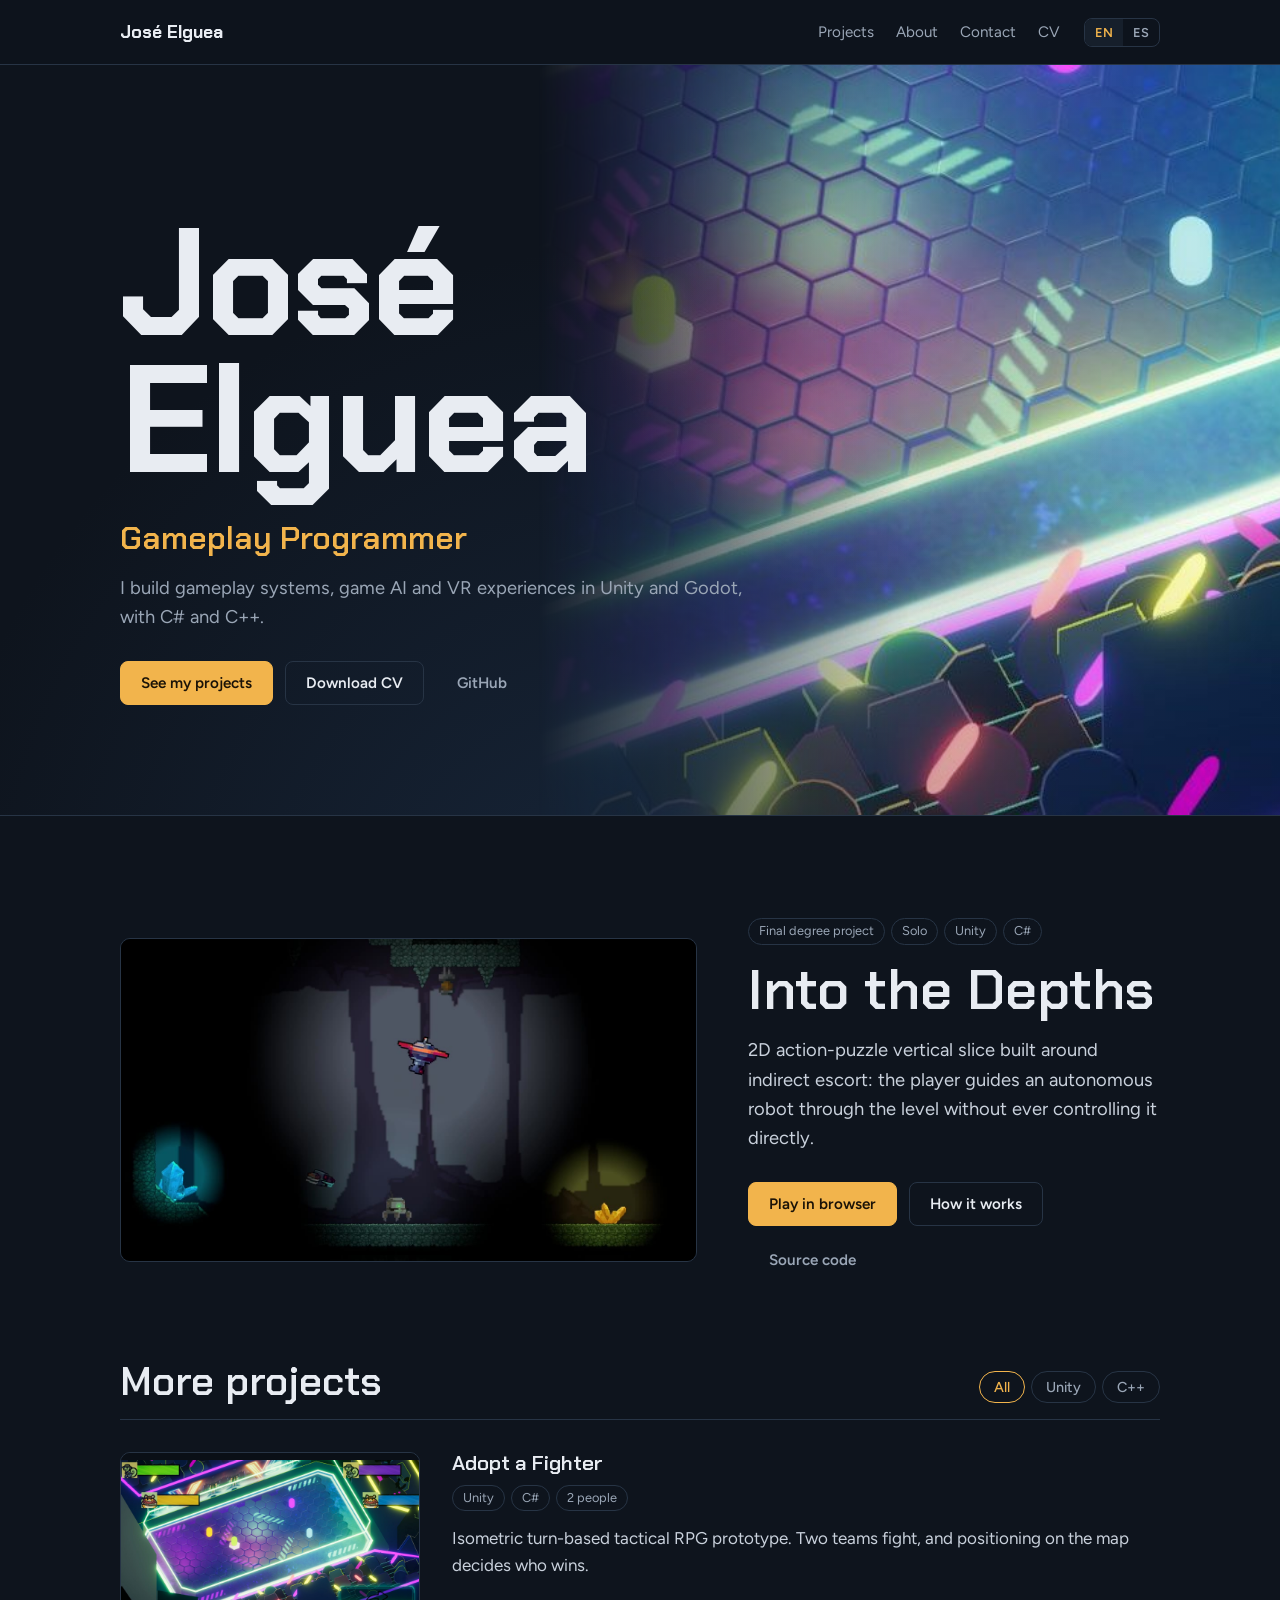
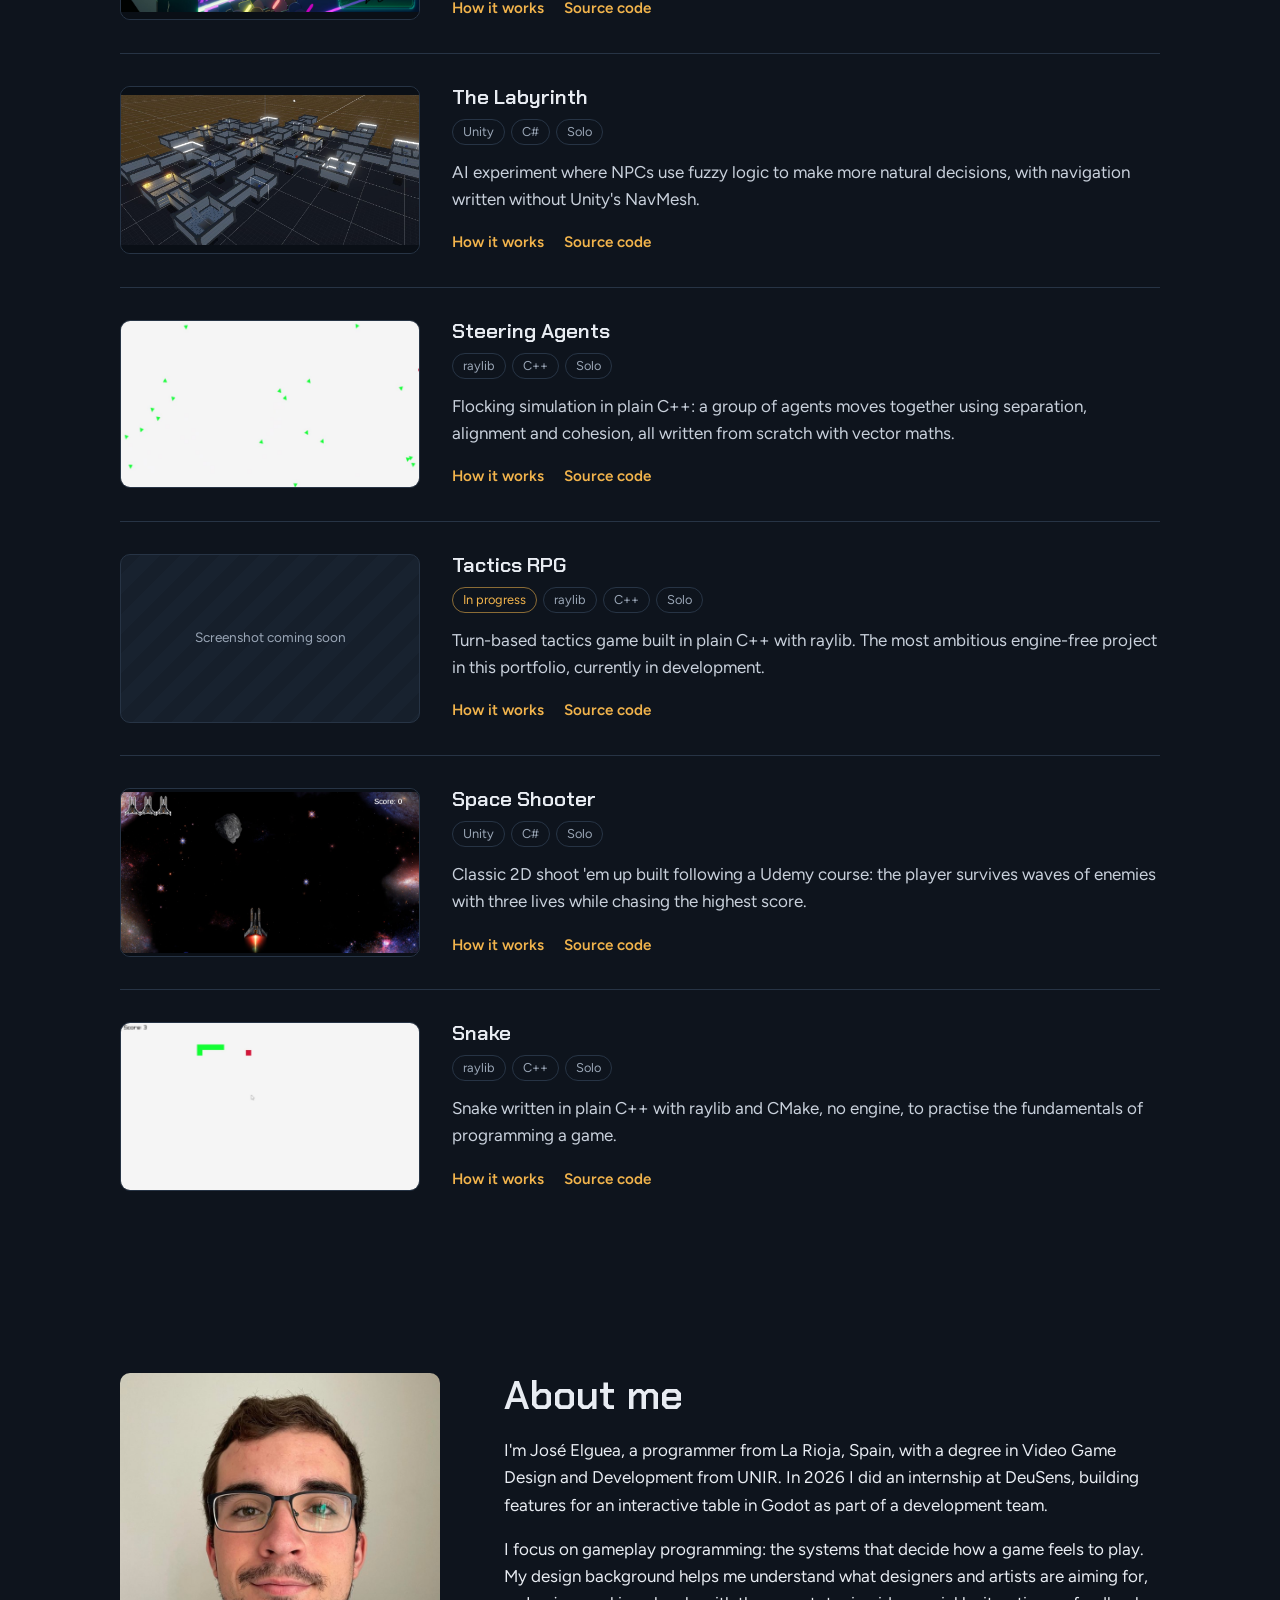
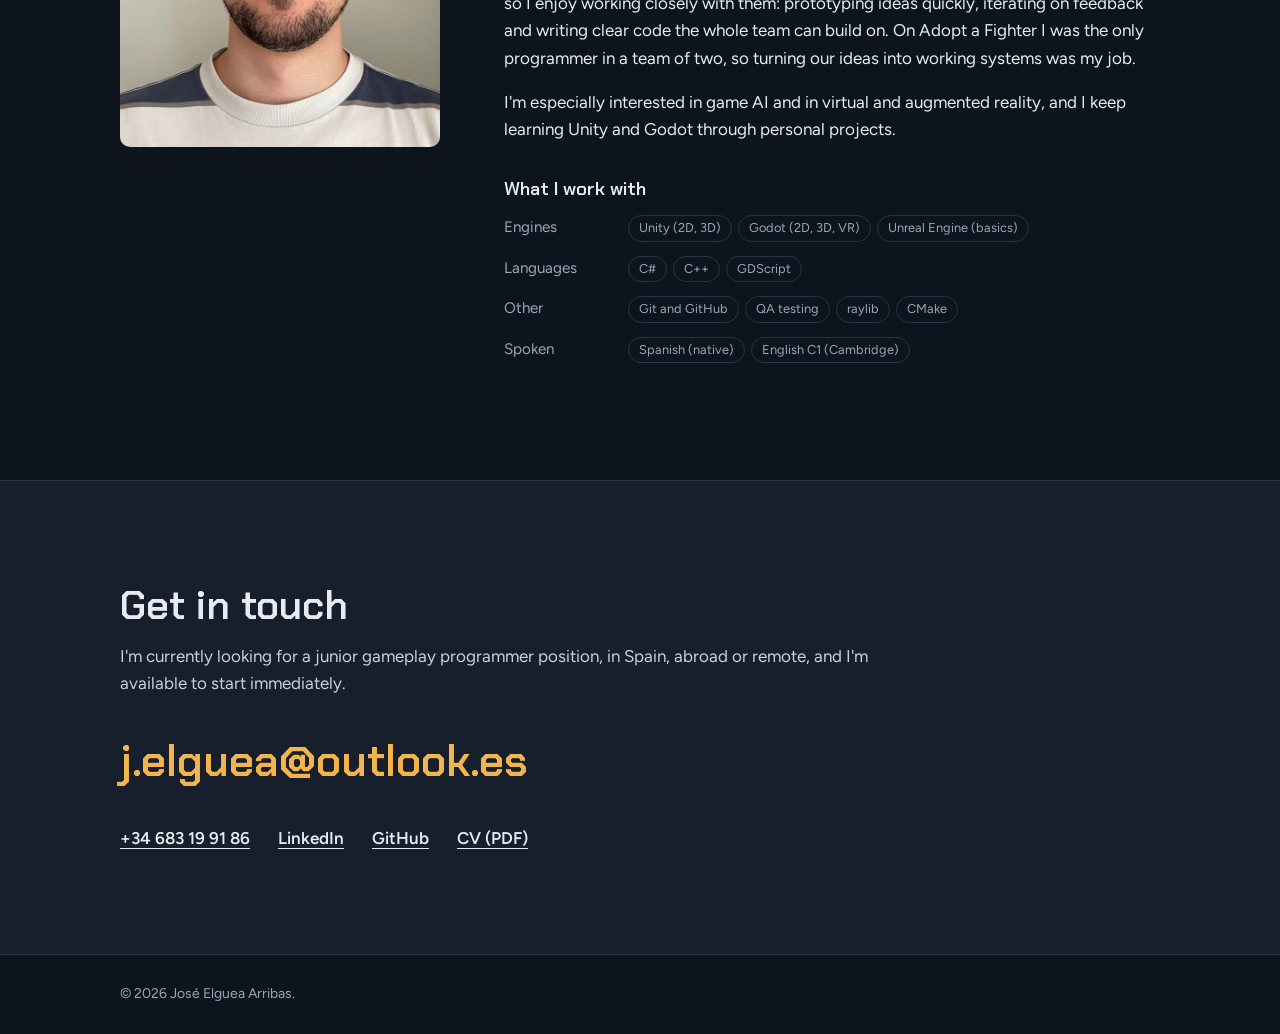
<file: index.html>
<!doctype html>
<html lang="en">
<head>
  <meta charset="utf-8">
  <meta name="viewport" content="width=device-width, initial-scale=1">
  <title>José Elguea · Gameplay Programmer</title>
  <meta name="description" content="Portfolio of José Elguea, gameplay programmer working in Unity and Godot with C# and C++. Gameplay systems, game AI and VR.">

  <!-- Link previews (LinkedIn, WhatsApp...). Add img/og-image.jpg (1200x630) later. -->
  <meta property="og:type" content="website">
  <meta property="og:title" content="José Elguea · Gameplay Programmer">
  <meta property="og:description" content="Gameplay systems, game AI and VR in Unity and Godot.">
  <meta property="og:url" content="https://jose-elar.github.io/">
  <meta property="og:image" content="https://jose-elar.github.io/img/og-image.jpg">
  <meta name="twitter:card" content="summary_large_image">

  <link rel="icon" href="img/favicon.svg" type="image/svg+xml">
  <link rel="preconnect" href="https://fonts.googleapis.com">
  <link rel="preconnect" href="https://fonts.gstatic.com" crossorigin>
  <link href="https://fonts.googleapis.com/css2?family=Chakra+Petch:wght@500;600;700&family=Figtree:wght@400;500;600&display=swap" rel="stylesheet">
  <link rel="stylesheet" href="css/style.css">
</head>
<body data-page="home">
  <a class="skip" href="#main">Skip to content</a>

  <header class="site-header">
    <div class="wrap header-inner">
      <a class="brand" href="index.html">José Elguea</a>
      <nav class="nav" aria-label="Main">
        <a href="#projects" data-i18n="navProjects">Projects</a>
        <a href="#about" data-i18n="navAbout">About</a>
        <a href="#contact" data-i18n="navContact">Contact</a>
        <a class="cv-link" href="cv/CV_EN.pdf" target="_blank" rel="noopener" data-i18n="navCv">CV</a>
      </nav>
      <div class="lang" role="group" aria-label="Language" data-i18n-aria="langLabel">
        <button type="button" data-lang="en">EN</button>
        <button type="button" data-lang="es">ES</button>
      </div>
    </div>
  </header>

  <main id="main">
    <section class="hero" id="top">
      <!-- Background art: change the image in css/style.css (.hero-art) -->
      <div class="hero-art" aria-hidden="true"></div>
      <div class="hero-light" aria-hidden="true"></div>
      <div class="wrap hero-inner">
        <h1 class="hero-name">José<br>Elguea</h1>
        <p class="hero-role" data-i18n="heroRole">Gameplay Programmer</p>
        <p class="hero-line" data-i18n="heroLine"></p>
        <div class="actions">
          <a class="btn btn-primary" href="#projects" data-i18n="heroProjects">See my projects</a>
          <a class="btn cv-link" href="cv/CV_EN.pdf" target="_blank" rel="noopener" data-i18n="heroCv">Download CV</a>
          <a class="btn btn-quiet" href="https://github.com/Jose-Elar" target="_blank" rel="noopener" data-i18n="heroGithub">GitHub</a>
        </div>
      </div>
    </section>

    <section class="featured wrap" id="projects" aria-label="Featured project">
      <!-- filled by js/main.js from data/projects.js -->
    </section>

    <section class="more wrap" aria-labelledby="more-title">
      <div class="more-head">
        <h2 id="more-title" data-i18n="projectsTitle">More projects</h2>
        <div class="filters" role="group" aria-label="Filter projects">
          <button type="button" data-filter="all" data-i18n="filterAll" aria-pressed="true">All</button>
          <button type="button" data-filter="unity" data-i18n="filterUnity" aria-pressed="false">Unity</button>
          <button type="button" data-filter="godot" data-i18n="filterGodot" aria-pressed="false">Godot</button>
          <button type="button" data-filter="cpp" data-i18n="filterCpp" aria-pressed="false">C++</button>
        </div>
      </div>
      <ul class="project-list" id="project-list"></ul>
    </section>

    <section class="about wrap" id="about" aria-labelledby="about-title">
      <div class="about-photo">
        <!-- Put your photo at img/photo.jpg -->
        <img src="img/photo.jpg" alt="José Elguea" width="360" height="420" onerror="this.parentElement.classList.add('is-missing'); this.remove();">
      </div>
      <div class="about-text">
        <h2 id="about-title" data-i18n="aboutTitle">About me</h2>
        <div id="about-body"></div>
        <h3 data-i18n="skillsTitle">What I work with</h3>
        <dl class="skills" id="skills"></dl>
      </div>
    </section>

    <section class="contact" id="contact" aria-labelledby="contact-title">
      <div class="wrap">
        <h2 id="contact-title" data-i18n="contactTitle">Get in touch</h2>
        <p class="contact-body" data-i18n="contactBody"></p>
        <a class="contact-email" id="contact-email" href="mailto:j.elguea@outlook.es">j.elguea@outlook.es</a>
        <ul class="contact-links">
          <li><a id="contact-phone" href="tel:+34683199186">+34 683 19 91 86</a></li>
          <li><a id="contact-linkedin" href="#" target="_blank" rel="noopener" data-i18n="contactLinkedin">LinkedIn</a></li>
          <li><a id="contact-github" href="#" target="_blank" rel="noopener" data-i18n="contactGithub">GitHub</a></li>
          <li><a class="cv-link" href="cv/CV_EN.pdf" target="_blank" rel="noopener" data-i18n="contactCv">CV (PDF)</a></li>
        </ul>
      </div>
    </section>
  </main>

  <footer class="site-footer">
    <div class="wrap">
      <p>© <span id="year"></span> José Elguea Arribas.</p>
    </div>
  </footer>

  <script src="data/texts.js"></script>
  <script src="data/projects.js"></script>
  <script src="js/main.js"></script>
</body>
</html>
</file>
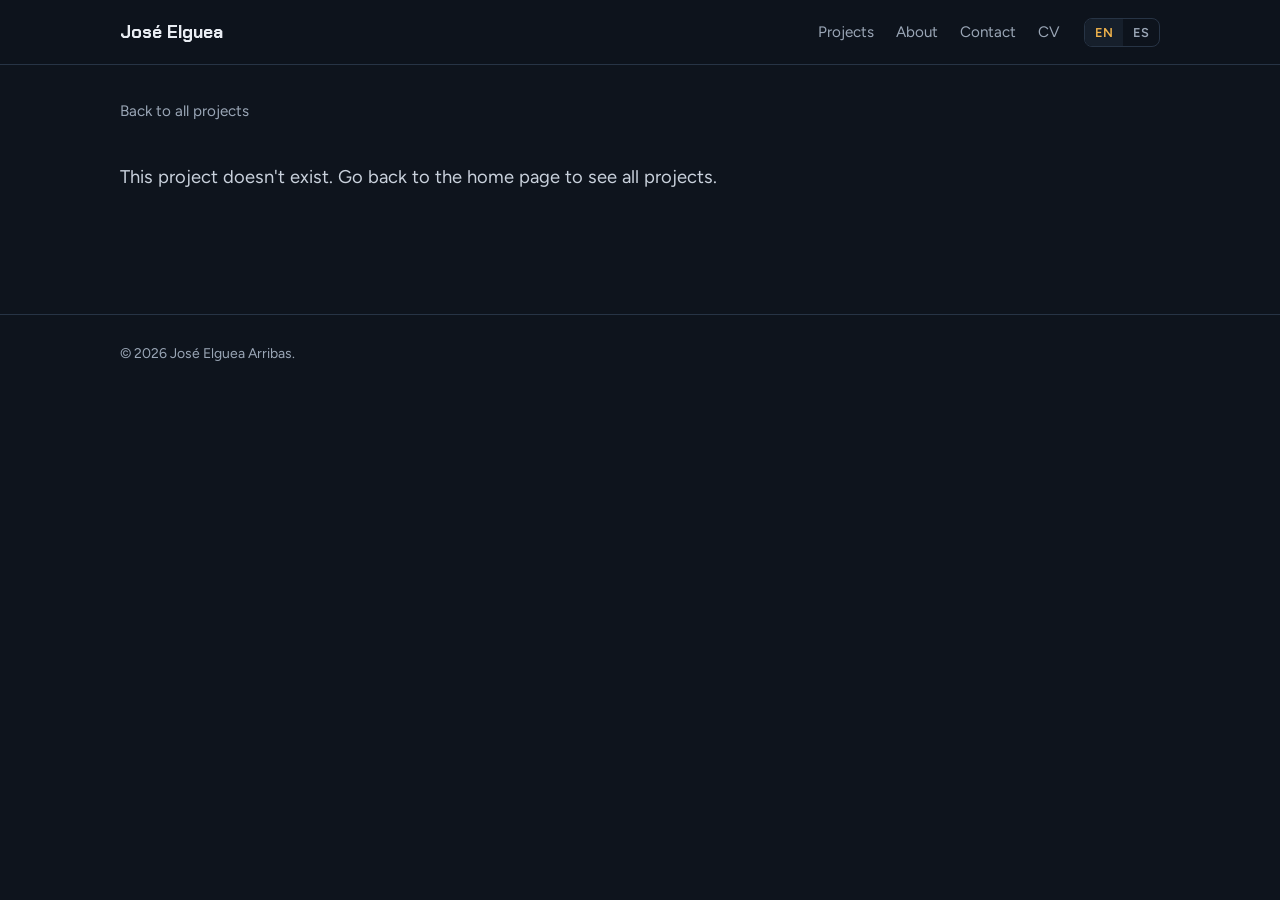
<file: project.html>
<!doctype html>
<html lang="en">
<head>
  <meta charset="utf-8">
  <meta name="viewport" content="width=device-width, initial-scale=1">
  <title>Project · José Elguea</title>
  <meta name="description" content="Project by José Elguea, gameplay programmer.">
  <link rel="icon" href="img/favicon.svg" type="image/svg+xml">
  <link rel="preconnect" href="https://fonts.googleapis.com">
  <link rel="preconnect" href="https://fonts.gstatic.com" crossorigin>
  <link href="https://fonts.googleapis.com/css2?family=Chakra+Petch:wght@500;600;700&family=Figtree:wght@400;500;600&display=swap" rel="stylesheet">
  <link rel="stylesheet" href="css/style.css">
</head>
<body data-page="project">
  <a class="skip" href="#main">Skip to content</a>

  <header class="site-header">
    <div class="wrap header-inner">
      <a class="brand" href="index.html">José Elguea</a>
      <nav class="nav" aria-label="Main">
        <a href="index.html#projects" data-i18n="navProjects">Projects</a>
        <a href="index.html#about" data-i18n="navAbout">About</a>
        <a href="index.html#contact" data-i18n="navContact">Contact</a>
        <a class="cv-link" href="cv/CV_EN.pdf" target="_blank" rel="noopener" data-i18n="navCv">CV</a>
      </nav>
      <div class="lang" role="group" aria-label="Language" data-i18n-aria="langLabel">
        <button type="button" data-lang="en">EN</button>
        <button type="button" data-lang="es">ES</button>
      </div>
    </div>
  </header>

  <main id="main" class="wrap project-page">
    <a class="back" href="index.html#projects" data-i18n="backToProjects">Back to all projects</a>
    <article id="project"><!-- filled by js/main.js --></article>
  </main>

  <footer class="site-footer">
    <div class="wrap">
      <p>© <span id="year"></span> José Elguea Arribas.</p>
    </div>
  </footer>

  <script src="data/texts.js"></script>
  <script src="data/projects.js"></script>
  <script src="js/main.js"></script>
</body>
</html>
</file>
<file: css/style.css>
/* ==========================================================
   José Elguea portfolio. Dark theme: "a lamp in the depths".
   Change the colors here and the whole site follows.
   ========================================================== */
:root {
  --abyss:   #0E141D;  /* page background */
  --surface: #161F2B;  /* raised areas */
  --line:    #273445;  /* borders and dividers */
  --text:    #E8ECF2;  /* main text */
  --muted:   #9AA6B6;  /* secondary text */
  --lamp:    #F2B44C;  /* accent: buttons, links, the hero light */
  --lamp-ink:#1B1307;  /* text on top of the accent */

  --font-display: "Chakra Petch", "Segoe UI", sans-serif;
  --font-body: "Figtree", "Segoe UI", system-ui, sans-serif;

  --wrap: 1120px;
  --gutter: clamp(16px, 4vw, 40px);
}

*, *::before, *::after { box-sizing: border-box; }

html { scroll-behavior: smooth; scroll-padding-top: 80px; }
@media (prefers-reduced-motion: reduce) { html { scroll-behavior: auto; } }

body {
  margin: 0;
  background: var(--abyss);
  color: var(--text);
  font-family: var(--font-body);
  font-size: 1.0625rem;
  line-height: 1.6;
  -webkit-font-smoothing: antialiased;
}

img, video, iframe { display: block; max-width: 100%; }

a { color: inherit; }
:focus-visible { outline: 2px solid var(--lamp); outline-offset: 3px; border-radius: 4px; }

h1, h2, h3 { font-family: var(--font-display); font-weight: 600; line-height: 1.1; margin: 0; }
h2 { font-size: clamp(1.75rem, 3.5vw, 2.5rem); }
h3 { font-size: 1.3rem; }
p { margin: 0 0 1em; max-width: 68ch; }

.wrap { max-width: var(--wrap); margin: 0 auto; padding: 0 var(--gutter); }

.skip {
  position: absolute; left: -999px; top: 8px; z-index: 100;
  background: var(--lamp); color: var(--lamp-ink); padding: 8px 14px; border-radius: 6px;
}
.skip:focus { left: 8px; }

/* ---------- Header ---------- */
.site-header {
  position: sticky; top: 0; z-index: 10;
  background: color-mix(in srgb, var(--abyss) 88%, transparent);
  backdrop-filter: blur(8px);
  border-bottom: 1px solid var(--line);
}
.header-inner { display: flex; align-items: center; gap: 24px; height: 64px; }
.brand { font-family: var(--font-display); font-weight: 700; font-size: 1.1rem; text-decoration: none; margin-right: auto; }
.nav { display: flex; gap: 22px; }
.nav a { text-decoration: none; color: var(--muted); font-size: 0.95rem; }
.nav a:hover { color: var(--text); }

.lang { display: flex; border: 1px solid var(--line); border-radius: 8px; overflow: hidden; }
.lang button {
  background: none; border: 0; color: var(--muted); font: 600 0.8rem var(--font-body);
  padding: 6px 10px; cursor: pointer;
}
.lang button[aria-pressed="true"] { background: var(--surface); color: var(--lamp); }

/* ---------- Buttons and links ---------- */
.actions { display: flex; flex-wrap: wrap; gap: 12px; margin-top: 28px; }
.btn {
  display: inline-flex; align-items: center; min-height: 44px; padding: 0 20px;
  border: 1px solid var(--line); border-radius: 8px;
  text-decoration: none; font-weight: 600; font-size: 0.95rem;
  transition: border-color .15s, background-color .15s;
}
.btn:hover { border-color: var(--muted); }
.btn-primary { background: var(--lamp); border-color: var(--lamp); color: var(--lamp-ink); }
.btn-primary:hover { background: #F7C66D; border-color: #F7C66D; }
.btn-quiet { border-color: transparent; color: var(--muted); }
.btn-quiet:hover { color: var(--text); border-color: transparent; }

.link { color: var(--lamp); font-weight: 600; text-decoration: none; font-size: 0.95rem; }
.link:hover { text-decoration: underline; text-underline-offset: 3px; }
.actions-small { gap: 20px; margin-top: 4px; }

.tags { list-style: none; display: flex; flex-wrap: wrap; gap: 6px; padding: 0; margin: 0 0 14px; }
.tags li {
  font-size: 0.8rem; color: var(--muted); padding: 2px 10px;
  border: 1px solid var(--line); border-radius: 999px;
}

.tags .tag-wip { color: var(--lamp); border-color: color-mix(in srgb, var(--lamp) 55%, transparent); }

/* ---------- Hero ---------- */
.hero {
  --lx: 72%; --ly: 32%;
  position: relative; overflow: hidden;
  padding: clamp(72px, 12vw, 150px) 0 clamp(64px, 9vw, 110px);
  border-bottom: 1px solid var(--line);
}
.hero-light {
  position: absolute; inset: 0; pointer-events: none;
  background:
    radial-gradient(520px circle at var(--lx) var(--ly), rgba(242, 180, 76, 0.16), transparent 60%),
    radial-gradient(1200px circle at 50% 120%, rgba(40, 70, 110, 0.35), transparent 60%);
  transition: background-position .2s;
}
.hero-art {
  position: absolute; top: 0; right: 0; bottom: 0; width: 58%;
  background: url("../img/hero-bg.jpg") center / cover no-repeat;
  /* fade the image into the dark background on its left edge */
  -webkit-mask-image: linear-gradient(to right, transparent 0%, #000 50%);
          mask-image: linear-gradient(to right, transparent 0%, #000 50%);
}
.hero-inner { position: relative; }
.hero-name {
  font-size: clamp(4rem, 13vw, 9.5rem);
  font-weight: 700; line-height: 0.9; letter-spacing: -0.02em;
}
.hero-role {
  font-family: var(--font-display); font-weight: 600;
  font-size: clamp(1.4rem, 3vw, 2rem); color: var(--lamp);
  margin: 24px 0 10px;
}
.hero-line { color: var(--muted); font-size: 1.15rem; max-width: 52ch; }

/* ---------- Media boxes (images, placeholders) ---------- */
.media {
  position: relative; aspect-ratio: 16 / 9; border-radius: 10px; overflow: hidden;
  background: var(--surface); border: 1px solid var(--line);
}
.media img, .media video, .media iframe { width: 100%; height: 100%; object-fit: cover; border: 0; }
/* Screenshots are shown whole, never cropped: wider/taller images get thin dark bars */
.media img { object-fit: contain; background: #0A0F16; }
.media.is-missing {
  display: grid; place-items: center;
  background: repeating-linear-gradient(135deg, var(--surface) 0 14px, #18222F 14px 28px);
}
.media.is-missing span { color: var(--muted); font-size: 0.85rem; }

/* ---------- Featured project ---------- */
.featured {
  display: grid; grid-template-columns: 7fr 5fr; gap: clamp(28px, 4vw, 56px); align-items: center;
  padding-top: clamp(64px, 8vw, 104px); padding-bottom: clamp(48px, 6vw, 80px);
}
.featured h2 { font-size: clamp(2.25rem, 5vw, 3.5rem); margin-bottom: 16px; }
.lead { font-size: 1.15rem; color: #C9D1DC; }

/* ---------- Project list ---------- */
.more { padding-bottom: clamp(64px, 8vw, 110px); }
.more-head { display: flex; flex-wrap: wrap; align-items: end; justify-content: space-between; gap: 16px; margin-bottom: 16px; }
.filters { display: flex; gap: 6px; flex-wrap: wrap; }
.filters button {
  background: none; border: 1px solid var(--line); color: var(--muted);
  font: 500 0.9rem var(--font-body); padding: 6px 14px; border-radius: 999px; cursor: pointer;
}
.filters button[aria-pressed="true"] { border-color: var(--lamp); color: var(--lamp); }

.project-list { list-style: none; margin: 0; padding: 0; }
.project {
  display: grid; grid-template-columns: 300px 1fr; gap: 32px; align-items: start;
  padding: 32px 0; border-top: 1px solid var(--line);
}
.project[hidden] { display: none; }
.project-thumb { display: block; text-decoration: none; }
.project h3 { margin-bottom: 10px; }
.project h3 a { text-decoration: none; }
.project h3 a:hover { color: var(--lamp); }
.project p { color: #C9D1DC; }

/* ---------- About ---------- */
.about {
  display: grid; grid-template-columns: 320px 1fr; gap: clamp(32px, 5vw, 72px); align-items: start;
  padding-top: clamp(32px, 4vw, 48px); padding-bottom: clamp(64px, 8vw, 104px);
}
.about-photo img { width: 100%; height: auto; border-radius: 10px; }
.about-photo.is-missing {
  aspect-ratio: 6 / 7; border-radius: 10px; border: 1px solid var(--line);
  background: repeating-linear-gradient(135deg, var(--surface) 0 14px, #18222F 14px 28px);
}
.about h2 { margin-bottom: 20px; }
.about h3 { margin: 36px 0 16px; font-size: 1.15rem; }
.skills { margin: 0; }
.skills > div { display: grid; grid-template-columns: 7rem 1fr; gap: 12px; align-items: baseline; }
.skills dt { color: var(--muted); font-size: 0.95rem; }
.skills dd { margin: 0; }

/* ---------- Contact ---------- */
.contact { background: var(--surface); border-top: 1px solid var(--line); padding: clamp(64px, 8vw, 104px) 0; }
.contact h2 { margin-bottom: 16px; }
.contact-body { color: #C9D1DC; }
.contact-email {
  display: inline-block; margin: 12px 0 28px;
  font-family: var(--font-display); font-weight: 600; font-size: clamp(1.5rem, 4.5vw, 2.75rem);
  color: var(--lamp); text-decoration: none; word-break: break-word;
}
.contact-email:hover { text-decoration: underline; text-underline-offset: 6px; text-decoration-thickness: 2px; }
.contact-links { list-style: none; display: flex; flex-wrap: wrap; gap: 28px; padding: 0; margin: 0; }
.contact-links a { color: var(--text); font-weight: 600; text-underline-offset: 4px; }

/* ---------- Footer ---------- */
.site-footer { border-top: 1px solid var(--line); padding: 28px 0; color: var(--muted); font-size: 0.875rem; }
.site-footer p { margin: 0; max-width: none; }

/* ---------- Project page ---------- */
.project-page { padding-top: 32px; padding-bottom: clamp(64px, 8vw, 104px); }
.back { display: inline-block; color: var(--muted); text-decoration: none; font-size: 0.95rem; margin-bottom: 40px; }
.back:hover { color: var(--text); }
.project-head { margin-bottom: 40px; }
.project-head h1 { font-size: clamp(2.5rem, 7vw, 4.5rem); margin-bottom: 16px; }

.gallery { display: grid; grid-template-columns: repeat(auto-fit, minmax(260px, 1fr)); gap: 16px; margin-top: 16px; }

.project-info {
  display: grid; grid-template-columns: 1fr 300px; gap: clamp(32px, 5vw, 64px);
  margin-top: 56px; align-items: start;
}
.project-desc p { color: #C9D1DC; }
.facts { margin: 0; border: 1px solid var(--line); border-radius: 10px; padding: 8px 20px; }
.facts > div { padding: 12px 0; border-bottom: 1px solid var(--line); }
.facts > div:last-child { border-bottom: 0; }
.facts dt { color: var(--muted); font-size: 0.85rem; }
.facts dd { margin: 2px 0 0; font-weight: 600; }

.systems-wrap { margin-top: 72px; }
.systems-wrap h2 { margin-bottom: 24px; }
.systems { list-style: none; padding: 0; margin: 0; display: grid; grid-template-columns: repeat(auto-fit, minmax(260px, 1fr)); gap: 16px; }
/* exactly 4 systems: 2x2 instead of 3 + 1 */
@media (min-width: 700px) {
  .systems:has(> li:nth-child(4):last-child) { grid-template-columns: repeat(2, 1fr); }
}
.systems li { border-left: 3px solid var(--lamp); background: var(--surface); padding: 20px 22px; border-radius: 0 10px 10px 0; }
.systems h3 { font-size: 1.15rem; margin-bottom: 10px; }
.systems p { color: #C9D1DC; font-size: 0.98rem; }
.pending { color: var(--muted); font-size: 0.9rem; font-style: italic; }

/* ---------- Smaller screens ---------- */
@media (max-width: 860px) {
  .featured, .about, .project-info { grid-template-columns: 1fr; }
  .project { grid-template-columns: 200px 1fr; gap: 20px; }
  .about-photo { max-width: 260px; }
}
@media (max-width: 860px) {
  /* On narrow screens the image sits behind the text, darker so it stays readable */
  .hero-art {
    width: 100%; opacity: 0.35;
    -webkit-mask-image: linear-gradient(to bottom, #000 0%, transparent 100%);
            mask-image: linear-gradient(to bottom, #000 0%, transparent 100%);
  }
}
@media (max-width: 600px) {
  .nav { display: none; }
  .project { grid-template-columns: 1fr; }
  .skills > div { grid-template-columns: 1fr; gap: 4px; margin-bottom: 12px; }
}
</file>
